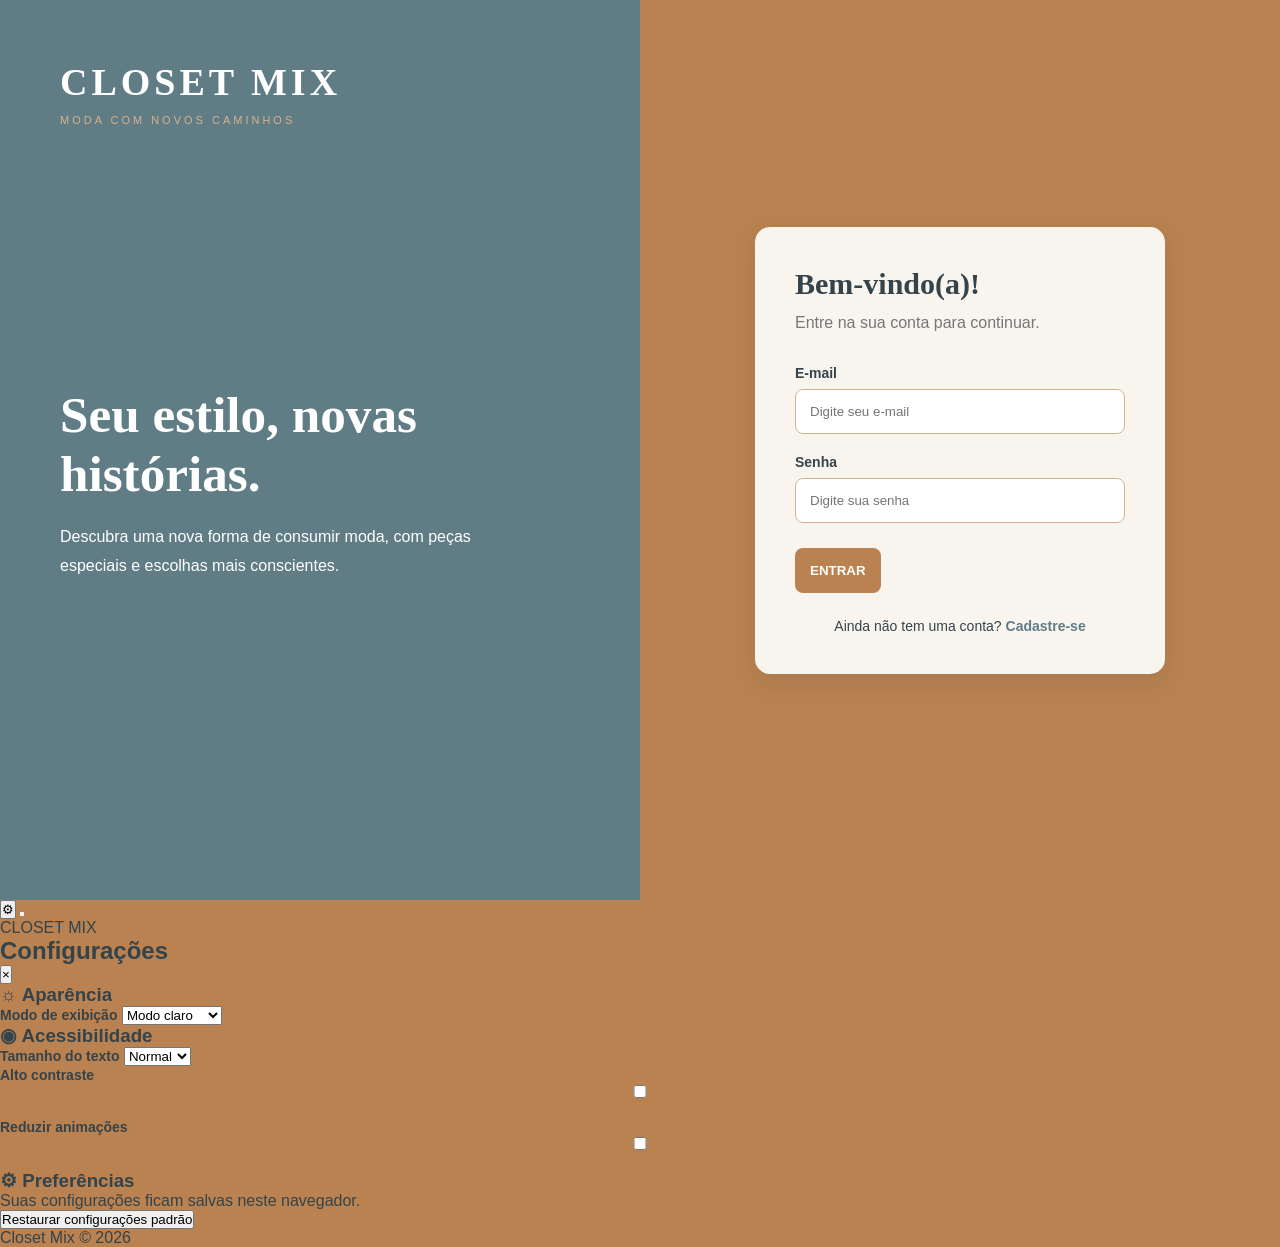
<file: index.html>
<!DOCTYPE html>
<html lang="pt-BR">

<head>
    <meta charset="UTF-8">
    <meta name="viewport" content="width=device-width, initial-scale=1.0">

    <title>Login | Closet Mix</title>

    <link rel="stylesheet" href="css/index.css">


</head>

<body>

    <main class="pagina-login">

        <section class="apresentacao">
            <div class="marca">
                <h1>CLOSET MIX</h1>
                <span>MODA COM NOVOS CAMINHOS</span>
            </div>

            <div class="mensagem">
                <h2>Seu estilo, novas histórias.</h2>
                <p>
                    Descubra uma nova forma de consumir moda,
                    com peças especiais e escolhas mais conscientes.
                </p>
            </div>
        </section>

        <section class="area-login">

            <div class="formulario" id="formLogin">

                <h2>Bem-vindo(a)!</h2>
                <p class="subtitulo">Entre na sua conta para continuar.</p>

                <form id="loginForm">

                    <label for="email">E-mail</label>
                    <input
                        type="email"
                        id="email"
                        placeholder="Digite seu e-mail"
                        required
                    >

                    <label for="senha">Senha</label>
                    <input
                        type="password"
                        id="senha"
                        placeholder="Digite sua senha"
                        required
                    >

                            <p id="erroLogin" class="mensagem-erro"></p>

                    <a href="inicio.html"><button type="submit">ENTRAR</button>
                   </a>
                

                </form>

                <p class="cadastro">
                    Ainda não tem uma conta?
                    <a href="#" id="abrirCadastro">Cadastre-se</a>
                </p>

            </div>

            <div class="formulario" id="formCadastro" hidden>

                <h2>Crie sua conta</h2>
                <p class="subtitulo">Faça parte do Closet Mix.</p>

                <form id="cadastroForm">

                    <label for="nomeCadastro">Nome</label>
                    <input
                        type="text"
                        id="nomeCadastro"
                        placeholder="Digite seu nome"
                        required
                    >

                   <label for="emailCadastro">E-mail</label>

<input
    type="email"
    id="emailCadastro"
    placeholder="Digite seu e-mail"
    required
>

<p id="erroEmail" class="mensagem-erro"></p>
                    >

                    <label for="senhaCadastro">Senha</label>
                    <input
                        type="password"
                        id="senhaCadastro"
                        placeholder="Crie uma senha"
                        minlength="8"
                        required
                    >

                    <button type="submit">CRIAR CONTA</button>

                </form>

                <p class="cadastro">
                    Já possui uma conta?
                    <a href="#" id="voltarLogin">Fazer login</a>
                </p>

            </div>

        </section>

    </main>







<!-- ==========================================
     BOTÃO DE CONFIGURAÇÕES
========================================== -->

<button
    type="button"
    id="abrirConfiguracoes"
    class="botao-abrir-configuracoes"
    aria-label="Abrir configurações"
    aria-expanded="false"
    title="Configurações"
>
    ⚙
</button>


<!-- ==========================================
     FUNDO ESCURO DO MENU
========================================== -->

<button
    type="button"
    id="fundoConfiguracoes"
    class="fundo-configuracoes"
    aria-label="Fechar configurações"
    tabindex="-1"
></button>


<!-- ==========================================
     PAINEL DE CONFIGURAÇÕES
========================================== -->

<aside
    id="painelConfiguracoes"
    class="painel-configuracoes"
    role="dialog"
    aria-modal="true"
    aria-labelledby="tituloConfiguracoes"
    aria-hidden="true"
>

    <!-- CABEÇALHO -->
    <header class="cabecalho-configuracoes">

        <div>
            <span class="subtitulo-configuracoes">CLOSET MIX</span>
            <h2 id="tituloConfiguracoes">Configurações</h2>
        </div>

        <button
            type="button"
            id="fecharConfiguracoes"
            class="botao-fechar-configuracoes"
            aria-label="Fechar configurações"
        >
            ×
        </button>

    </header>


    <!-- APARÊNCIA -->
    <section class="grupo-configuracoes">

        <h3>
            <span>☼</span>
            Aparência
        </h3>

        <div class="item-configuracao">

            <label for="temaSite">Modo de exibição</label>

            <select id="temaSite">

                <option value="claro">Modo claro</option>
                <option value="escuro">Modo escuro</option>

            </select>

        </div>

    </section>


    <!-- ACESSIBILIDADE -->
    <section class="grupo-configuracoes">

        <h3>
            <span>◉</span>
            Acessibilidade
        </h3>


        <!-- TAMANHO DO TEXTO -->
        <div class="item-configuracao">

            <label for="tamanhoTexto">Tamanho do texto</label>

            <select id="tamanhoTexto">

                <option value="normal">Normal</option>
                <option value="grande">Grande</option>

            </select>

        </div>


        <!-- ALTO CONTRASTE -->
        <div class="item-configuracao item-checkbox">

            <label for="altoContraste">
                Alto contraste
            </label>

            <input
                type="checkbox"
                id="altoContraste"
            >

        </div>


        <!-- REDUZIR ANIMAÇÕES -->
        <div class="item-configuracao item-checkbox">

            <label for="reduzirMovimento">
                Reduzir animações
            </label>

            <input
                type="checkbox"
                id="reduzirMovimento"
            >

        </div>

    </section>


    <!-- INFORMAÇÕES -->
    <section class="grupo-configuracoes">

        <h3>
            <span>⚙</span>
            Preferências
        </h3>

        <p class="descricao-configuracoes">
            Suas configurações ficam salvas neste navegador.
        </p>

        <button
            type="button"
            id="restaurarConfiguracoes"
            class="botao-restaurar"
        >
            Restaurar configurações padrão
        </button>

        <p
            id="statusConfiguracoes"
            class="status-configuracoes"
            aria-live="polite"
        ></p>

    </section>


    <!-- RODAPÉ -->
    <footer class="rodape-configuracoes">
        Closet Mix © 2026
    </footer>

</aside>

       
    <script src="javascript/login.js"></script>

</body>

</html>
</file>
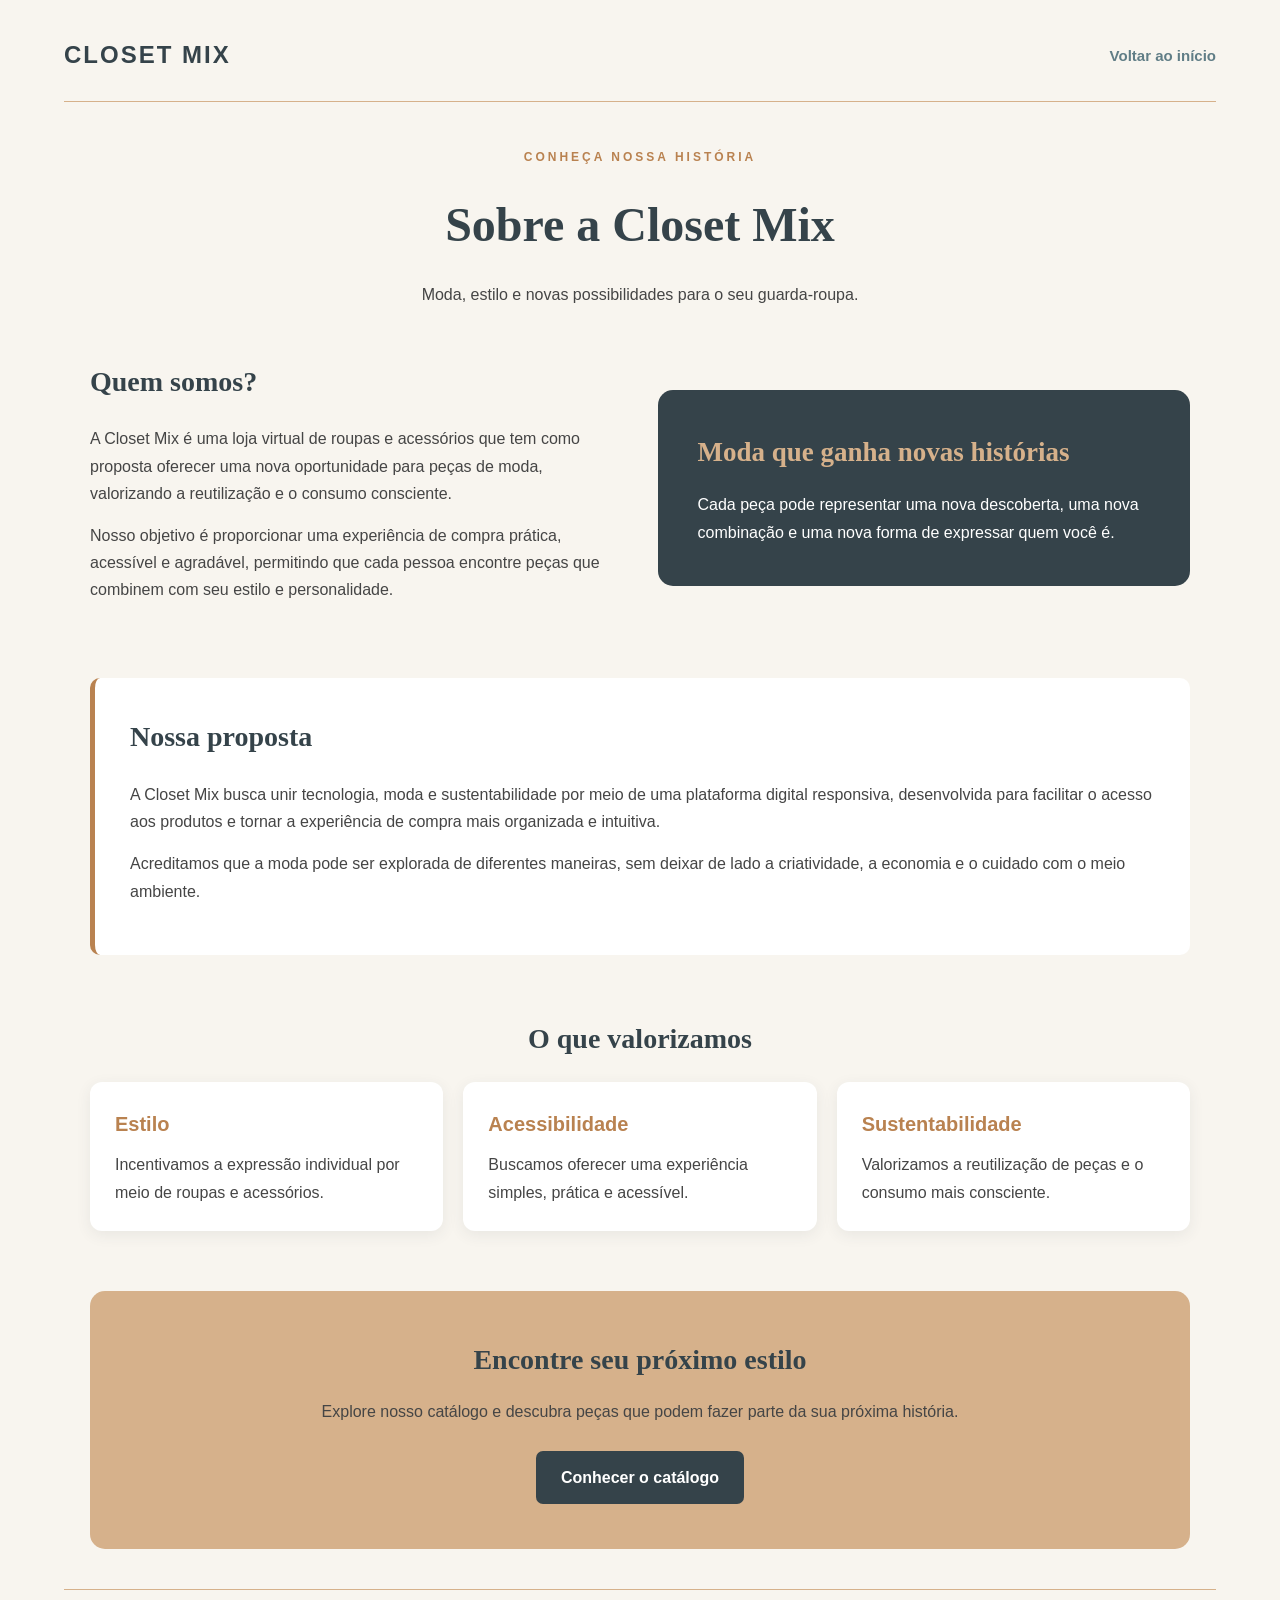
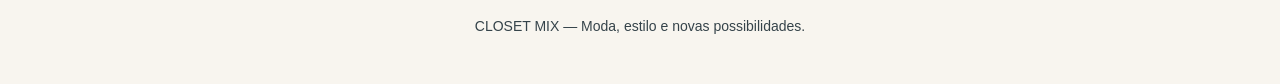
<file: sobre.html>
<!DOCTYPE html>
<html lang="pt-BR">

<head>
    <meta charset="UTF-8">
    <meta name="viewport" content="width=device-width, initial-scale=1.0">

    <title>CLOSET MIX | Sobre a Loja</title>

    <link rel="stylesheet" href="css/sobre.css">
</head>

<body>

    <main class="site">

        <!-- CABEÇALHO -->
        <header class="topo">

            <a href="inicio.html" class="logo">
                <span>CLOSET MIX</span>
            </a>

            <a href="inicio.html" class="voltar">
                Voltar ao início
            </a>

        </header>

        <!-- CONTEÚDO SOBRE A LOJA -->
        <section class="conteudo">

            <div class="titulo-pagina">
                <span>CONHEÇA NOSSA HISTÓRIA</span>

                <h1>Sobre a Closet Mix</h1>

                <p>
                    Moda, estilo e novas possibilidades para o seu guarda-roupa.
                </p>
            </div>

            <!-- APRESENTAÇÃO -->
            <section class="sobre">

                <div class="sobre-texto">

                    <h2>Quem somos?</h2>

                    <p>
                        A Closet Mix é uma loja virtual de roupas e acessórios
                        que tem como proposta oferecer uma nova oportunidade
                        para peças de moda, valorizando a reutilização e o
                        consumo consciente.
                    </p>

                    <p>
                        Nosso objetivo é proporcionar uma experiência de compra
                        prática, acessível e agradável, permitindo que cada
                        pessoa encontre peças que combinem com seu estilo e
                        personalidade.
                    </p>

                </div>

                <div class="sobre-destaque">

                    <h2>Moda que ganha novas histórias</h2>

                    <p>
                        Cada peça pode representar uma nova descoberta,
                        uma nova combinação e uma nova forma de expressar
                        quem você é.
                    </p>

                </div>

            </section>

            <!-- NOSSA PROPOSTA -->
            <section class="proposta">

                <h2>Nossa proposta</h2>

                <p>
                    A Closet Mix busca unir tecnologia, moda e sustentabilidade
                    por meio de uma plataforma digital responsiva, desenvolvida
                    para facilitar o acesso aos produtos e tornar a experiência
                    de compra mais organizada e intuitiva.
                </p>

                <p>
                    Acreditamos que a moda pode ser explorada de diferentes
                    maneiras, sem deixar de lado a criatividade, a economia
                    e o cuidado com o meio ambiente.
                </p>

            </section>

            <!-- VALORES -->
            <section class="valores">

                <h2>O que valorizamos</h2>

                <div class="valores-lista">

                    <article class="valor">
                        <h3>Estilo</h3>

                        <p>
                            Incentivamos a expressão individual por meio
                            de roupas e acessórios.
                        </p>
                    </article>

                    <article class="valor">
                        <h3>Acessibilidade</h3>

                        <p>
                            Buscamos oferecer uma experiência simples,
                            prática e acessível.
                        </p>
                    </article>

                    <article class="valor">
                        <h3>Sustentabilidade</h3>

                        <p>
                            Valorizamos a reutilização de peças e o consumo
                            mais consciente.
                        </p>
                    </article>

                </div>

            </section>

            <!-- FINAL -->
            <section class="mensagem-final">

                <h2>Encontre seu próximo estilo</h2>

                <p>
                    Explore nosso catálogo e descubra peças que podem
                    fazer parte da sua próxima história.
                </p>

                <a href="closet.html" class="botao">
                    Conhecer o catálogo
                </a>

            </section>

        </section>

        <!-- RODAPÉ -->
        <footer class="rodape">

            <p>
                CLOSET MIX — Moda, estilo e novas possibilidades.
            </p>

        </footer>

    </main>

</body>
</html>
</file>
<file: css/index.css>
:root {
    --azul-mar: #607D86;
    --azul-escuro: #35434A;
    --caramelo: #B98250;
    --caramelo-claro: #D6B18B;
    --dourado: #C6A15B;
    --off-white: #F8F5EF;
    --branco: #FFFFFF;
}

* {
    margin: 0;
    padding: 0;
    box-sizing: border-box;
}

body {
    min-height: 100vh;
    font-family: Arial, sans-serif;
    background: var(--caramelo);
    color: var(--azul-escuro);
}

.pagina-login {
    display: grid;
    grid-template-columns: 1fr 1fr;
    min-height: 100vh;
}

/* APRESENTAÇÃO */

.apresentacao {
    background: var(--azul-mar);
    color: var(--branco);
    padding: 60px;
    display: flex;
    flex-direction: column;
    justify-content: space-between;
}

.marca h1 {
    font-family: Georgia, serif;
    font-size: 38px;
    letter-spacing: 4px;
}

.marca span {
    display: block;
    margin-top: 10px;
    color: var(--caramelo-claro);
    font-size: 11px;
    letter-spacing: 3px;
}

.mensagem {
    max-width: 470px;
    margin: auto 0;
}

.mensagem h2 {
    font-family: Georgia, serif;
    font-size: clamp(35px, 4vw, 55px);
    margin-bottom: 20px;
}

.mensagem p {
    line-height: 1.8;
    font-size: 16px;
}

/* LOGIN */

.area-login {
    display: flex;
    justify-content: center;
    align-items: center;
    padding: 40px;
}

.formulario {
    width: 100%;
    max-width: 410px;
    padding: 40px;
    background: var(--off-white);
    border-radius: 15px;
    box-shadow: 0 8px 25px #35434A20;
}

.formulario h2 {
    font-family: Georgia, serif;
    font-size: 30px;
    margin-bottom: 10px;
}

.subtitulo {
    color: #777;
    margin-bottom: 30px;
    line-height: 1.5;
}

form {
    display: flex;
    flex-direction: column;
}

label {
    font-size: 14px;
    font-weight: bold;
    margin-bottom: 8px;
}

input {
    width: 100%;
    padding: 14px;
    margin-bottom: 20px;
    border: 1px solid var(--caramelo-claro);
    border-radius: 8px;
    background: var(--branco);
    outline: none;
}

input:focus {
    border-color: var(--azul-mar);
    box-shadow: 0 0 0 2px #607D8620;
}

form button {
    padding: 15px;
    border: none;
    border-radius: 8px;
    background: var(--caramelo);
    color: white;
    font-weight: bold;
    cursor: pointer;
    transition: .3s;
}

form button:hover {
    background: var(--dourado);
    color: var(--azul-escuro);
}

.cadastro {
    margin-top: 25px;
    text-align: center;
    font-size: 14px;
}

.cadastro a {
    color: var(--azul-mar);
    font-weight: bold;
    text-decoration: none;
}

.cadastro a:hover {
    color: var(--caramelo);
}

.mensagem-erro {
    color: #c0392b;
    font-size: 13px;
    margin-top: 5px;
}
</file>
<file: css/sobre.css>
/* ==========================================
   CORES DO CLOSET MIX
========================================== */

:root {
    --azul-mar: #607D86;
    --azul-escuro: #35434A;
    --caramelo: #B98250;
    --caramelo-claro: #D6B18B;
    --dourado: #C6A15B;
    --off-white: #F8F5EF;
    --branco: #FFFFFF;
    --texto: #454545;
}


/* ==========================================
   CONFIGURAÇÕES GERAIS
========================================== */

* {
    margin: 0;
    padding: 0;
    box-sizing: border-box;
}

body {
    background-color: var(--off-white);
    color: var(--texto);
    font-family: Arial, sans-serif;
    line-height: 1.7;
}

a {
    text-decoration: none;
    color: inherit;
}


/* ==========================================
   ESTRUTURA
========================================== */

.site {
    width: 100%;
    min-height: 100vh;
    padding: 20px clamp(15px, 5vw, 70px);
}


/* ==========================================
   CABEÇALHO
========================================== */

.topo {
    display: flex;
    justify-content: space-between;
    align-items: center;
    gap: 20px;

    padding: 15px 0 25px;

    border-bottom: 1px solid var(--caramelo-claro);
}

.logo {
    color: var(--azul-escuro);
    font-size: 24px;
    font-weight: bold;
    letter-spacing: 2px;
}

.voltar {
    color: var(--azul-mar);
    font-size: 15px;
    font-weight: bold;
}

.voltar:hover {
    color: var(--caramelo);
}


/* ==========================================
   CONTEÚDO
========================================== */

.conteudo {
    width: 100%;
    max-width: 1100px;
    margin: 0 auto;
    padding: 40px 0;
}


/* ==========================================
   TÍTULO
========================================== */

.titulo-pagina {
    text-align: center;
    margin-bottom: 50px;
}

.titulo-pagina span {
    color: var(--caramelo);
    font-size: 12px;
    font-weight: bold;
    letter-spacing: 3px;
}

.titulo-pagina h1 {
    margin: 15px 0;

    color: var(--azul-escuro);
    font-family: Georgia, serif;
    font-size: clamp(30px, 5vw, 48px);
}

.titulo-pagina p {
    font-size: 16px;
}


/* ==========================================
   APRESENTAÇÃO
========================================== */

.sobre {
    display: grid;
    grid-template-columns: repeat(auto-fit, minmax(min(100%, 350px), 1fr));
    gap: 35px;
    align-items: center;

    margin-bottom: 60px;
}

.sobre-texto h2,
.proposta h2,
.valores h2 {
    margin-bottom: 20px;

    color: var(--azul-escuro);
    font-family: Georgia, serif;
    font-size: 28px;
}

.sobre-texto p {
    margin-bottom: 15px;
    font-size: 16px;
}

.sobre-destaque {
    padding: 40px;

    background-color: var(--azul-escuro);
    color: var(--branco);

    border-radius: 15px;
}

.sobre-destaque h2 {
    margin-bottom: 15px;

    color: var(--caramelo-claro);
    font-family: Georgia, serif;
    font-size: 27px;
}


/* ==========================================
   NOSSA PROPOSTA
========================================== */

.proposta {
    padding: 35px;
    margin-bottom: 60px;

    background-color: var(--branco);
    border-left: 5px solid var(--caramelo);

    border-radius: 10px;
}

.proposta p {
    margin-bottom: 15px;
}


/* ==========================================
   VALORES
========================================== */

.valores {
    margin-bottom: 60px;
}

.valores h2 {
    text-align: center;
}

.valores-lista {
    display: grid;
    grid-template-columns: repeat(auto-fit, minmax(min(100%, 220px), 1fr));
    gap: 20px;
}

.valor {
    padding: 25px;

    background-color: var(--branco);
    border-radius: 12px;

    box-shadow: 0 4px 15px rgba(53, 67, 74, 0.08);
}

.valor h3 {
    margin-bottom: 10px;
    color: var(--caramelo);
    font-size: 20px;
}


/* ==========================================
   MENSAGEM FINAL
========================================== */

.mensagem-final {
    padding: 45px 25px;

    text-align: center;

    background-color: var(--caramelo-claro);
    border-radius: 15px;
}

.mensagem-final h2 {
    margin-bottom: 15px;

    color: var(--azul-escuro);
    font-family: Georgia, serif;
    font-size: 28px;
}

.mensagem-final p {
    margin-bottom: 25px;
}


/* ==========================================
   BOTÃO
========================================== */

.botao {
    display: inline-block;

    padding: 13px 25px;

    background-color: var(--azul-escuro);
    color: var(--branco);

    border-radius: 7px;

    font-weight: bold;

    transition: background-color 0.2s ease;
}

.botao:hover {
    background-color: var(--caramelo);
}


/* ==========================================
   RODAPÉ
========================================== */

.rodape {
    padding: 25px 0;

    text-align: center;

    border-top: 1px solid var(--caramelo-claro);

    color: var(--azul-escuro);
    font-size: 14px;
}
</file>
